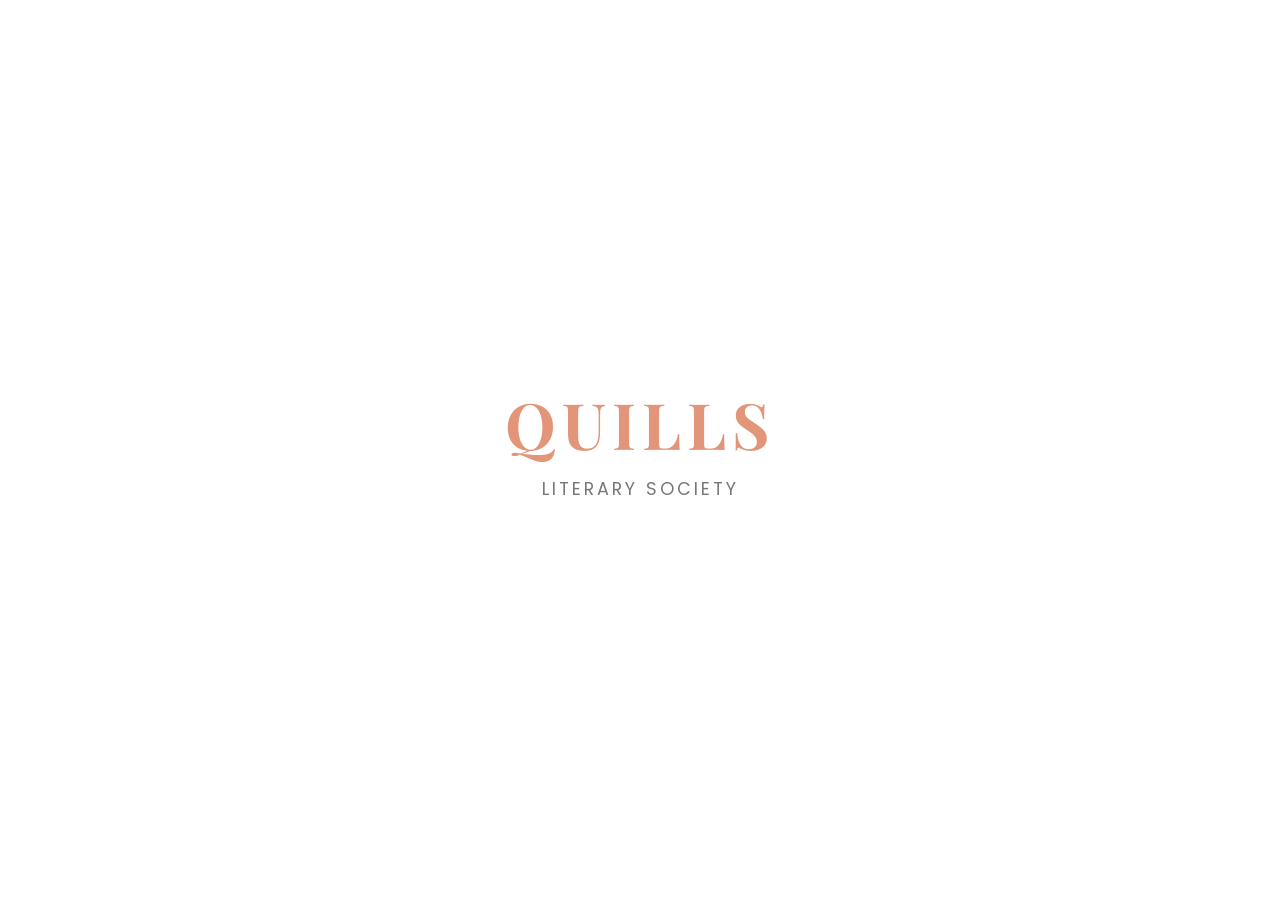
<file: index.html>
<!DOCTYPE html>
<html lang="en">
<head>
    <meta charset="UTF-8">
    <meta name="viewport" content="width=device-width, initial-scale=1.0">
    <title>Quills Literary Society | Quantum University</title>
    <link href="https://fonts.googleapis.com/css2?family=Playfair+Display:ital,wght@0,400;0,700;1,400&family=Poppins:wght@300;400;500;600&display=swap" rel="stylesheet">
    <style>
        :root {
            --soft-peach: #FAD6C3;
            --light-peach: #FFE5D9;
            --white: #FFFFFF;
            --dark-text: #333333;
            --accent: #E29578;
            --nav-bg: #FFFFFF;
            --font-heading: 'Playfair Display', serif;
            --font-body: 'Poppins', sans-serif;
        }

        html {
            height: 100%;
        }

        body {
            margin: 0;
            padding: 0;
            font-family: var(--font-body);
            color: var(--dark-text);
            background-color: var(--white);
            display: flex;
            flex-direction: column;
            height: 100vh;
            height: 100dvh; 
            overflow: hidden;
        }

        /* --- SPLASH SCREEN ANIMATION --- */
        #splash-screen {
            position: fixed;
            top: 0;
            left: 0;
            width: 100%;
            height: 100%;
            background-color: var(--white);
            z-index: 9999;
            display: flex;
            flex-direction: column;
            justify-content: center;
            align-items: center;
            transition: opacity 0.8s ease, visibility 0.8s ease;
        }

        .splash-logo {
            font-family: var(--font-heading);
            font-size: 4rem;
            color: var(--accent);
            letter-spacing: 6px;
            margin: 0;
            opacity: 0;
            transform: translateY(20px);
            animation: fadeUpSplash 0.8s ease forwards 0.2s;
        }

        .splash-sub {
            font-family: var(--font-body);
            font-size: 1.1rem;
            color: #777;
            letter-spacing: 3px;
            margin-top: 10px;
            text-transform: uppercase;
            opacity: 0;
            transform: translateY(20px);
            animation: fadeUpSplash 0.8s ease forwards 0.5s;
        }

        @keyframes fadeUpSplash {
            to { opacity: 1; transform: translateY(0); }
        }

        /* --- NAVIGATION BAR --- */
        nav {
            display: flex;
            justify-content: space-between;
            align-items: center;
            padding: 1rem 5%;
            background-color: var(--nav-bg);
            box-shadow: 0 4px 15px rgba(0,0,0,0.05);
            position: relative;
            z-index: 3000; /* Higher than footer and links */
            flex-shrink: 0;
        }

        .logo {
            font-family: var(--font-heading);
            font-size: 2rem;
            font-weight: 700;
            color: var(--accent);
            text-decoration: none;
            letter-spacing: 2px;
        }

        .nav-right {
            display: flex;
            align-items: center;
        }

        .theme-toggle {
            cursor: pointer;
            font-size: 1.5rem;
            margin-right: 20px;
            user-select: none;
            transition: transform 0.3s ease;
        }
        
        .theme-toggle:hover { transform: scale(1.1); }

        .nav-links {
            display: flex;
            align-items: center;
            gap: 1.5rem;
        }

        .nav-links a {
            text-decoration: none;
            color: var(--dark-text);
            font-weight: 500;
            font-size: 1rem;
            transition: color 0.3s ease;
        }

        .nav-links a:hover { color: var(--accent); }

        .nav-btn {
            background-color: var(--accent);
            color: var(--white) !important;
            padding: 8px 20px;
            border-radius: 25px;
            transition: all 0.3s ease;
        }

        .nav-btn:hover {
            background-color: #d17b5c;
            transform: translateY(-2px);
            box-shadow: 0 4px 10px rgba(226, 149, 120, 0.3);
        }

        .hamburger {
            display: none;
            font-size: 2rem;
            cursor: pointer;
            color: var(--dark-text);
            user-select: none;
            margin-left: 10px;
        }

        /* --- MOBILE MENU --- */
        @media (max-width: 1100px) {
            .hamburger { display: block; }
            
            .nav-links {
                display: none;
                position: absolute;
                top: 100%;
                left: 0;
                width: 100%;
                background-color: var(--nav-bg);
                flex-direction: column;
                align-items: center;
                /* Increased bottom padding significantly for registration button visibility */
                padding: 1.5rem 0 8rem 0; 
                box-shadow: 0 10px 20px rgba(0,0,0,0.1);
                border-top: 1px solid var(--light-peach);
                z-index: 2000;
                
                box-sizing: border-box; 
                max-height: calc(100dvh - 70px);
                overflow-y: auto;
                -webkit-overflow-scrolling: touch;
            }

            .nav-links.show { display: flex; }

            .nav-links a {
                margin: 12px 0;
                font-size: 1.1rem;
                padding: 10px;
                width: 100%;
                text-align: center;
            }
        }

        /* --- IFRAME CONTAINER --- */
        .content-container {
            flex-grow: 1;
            width: 100%;
            border: none;
            background-color: var(--white);
            -webkit-overflow-scrolling: touch; 
            overflow-y: auto; 
            height: 10px; 
        }

        iframe {
            width: 100%;
            height: 100%;
            border: none;
            display: block;
        }

        /* --- ANIMATED FOOTER --- */
        .site-footer {
            background-color: var(--nav-bg);
            padding: 0.8rem 5%;
            display: flex;
            justify-content: space-between;
            align-items: center;
            box-shadow: 0 -4px 15px rgba(0,0,0,0.03);
            font-size: 0.85rem;
            z-index: 1000;
            flex-shrink: 0; 
            
            opacity: 0;
            transform: translateY(100%);
            animation: slideUpFooter 0.8s cubic-bezier(0.16, 1, 0.3, 1) 2.2s forwards; 
        }

        @keyframes slideUpFooter {
            0% { opacity: 0; transform: translateY(100%); }
            100% { opacity: 1; transform: translateY(0); }
        }

        .footer-left { color: #777; }

        .footer-center {
            display: flex;
            gap: 1.5rem;
        }

        .social-link {
            color: var(--dark-text);
            transition: color 0.3s ease, transform 0.3s ease;
            display: flex;
            align-items: center;
            justify-content: center;
        }

        .social-link:hover {
            color: var(--accent);
            transform: translateY(-2px);
        }

        .footer-right a {
            text-decoration: none;
            color: var(--dark-text);
            font-weight: 600;
            background-color: var(--light-peach);
            padding: 5px 15px;
            border-radius: 20px;
            transition: all 0.3s ease;
        }

        .footer-right a:hover {
            background-color: var(--accent);
            color: var(--white);
        }

        @media (max-width: 768px) {
            .splash-logo { font-size: 3rem; }
            .splash-sub { font-size: 0.9rem; }
            .site-footer {
                flex-direction: column;
                gap: 12px;
                text-align: center;
                padding: 1.2rem 5%;
            }
            .footer-center { order: -1; }
        }

        /* --- MIDNIGHT READING MODE --- */
        body.dark-mode {
            --white: #121212;
            --nav-bg: #1A1A1A;
            --soft-peach: #2A2A2A;
            --dark-text: #EAEAEA;
            --light-peach: #333333;
        }

        body.dark-mode #splash-screen { background-color: var(--white); } 
        body.dark-mode .splash-sub { color: #AAA; }
        body.dark-mode .footer-left { color: #999; }
        body.dark-mode .footer-right a { background-color: #333; color: var(--dark-text); }
        body.dark-mode .footer-right a:hover { background-color: var(--accent); color: #121212; }
    </style>
</head>
<body>

    <div id="splash-screen">
        <h1 class="splash-logo">QUILLS</h1>
        <p class="splash-sub">Literary Society</p>
    </div>

    <nav>
        <a href="about.html" target="contentFrame" class="logo">QUILLS</a>
        
        <div class="nav-right">
            <div class="theme-toggle" onclick="toggleTheme()" id="theme-icon">🌙</div>
            <div class="hamburger" onclick="toggleMenu()">☰</div>

            <div class="nav-links" id="nav-menu">
                <a href="team.html" target="contentFrame">Team</a>
                <a href="events.html" target="contentFrame">Events</a>
                <a href="journal.html" target="contentFrame">Journal</a>
                <a href="about.html" target="contentFrame">About</a>
                <a href="vision.html" target="contentFrame">Vision</a>
                <a href="attendance.html" target="contentFrame">Attendance</a>
                <a href="muse.html" target="contentFrame">AI Muse</a>
                <a href="lounge.html" target="contentFrame">Lounge</a>
                <a href="comingsoon.html" target="contentFrame" class="nav-btn">Register</a>
            </div>
        </div>
    </nav>

    <div class="content-container">
        <iframe name="contentFrame" src="about.html" title="Quills Content"></iframe>
    </div>

    <footer class="site-footer">
        <div class="footer-left">
            &copy; 2026 Quills Literary Society. All rights reserved.
        </div>
        
        <div class="footer-center">
            <a href="mailto:qsociety690@gmail.com" class="social-link" title="Email Us">
                <svg width="22" height="22" viewBox="0 0 24 24" fill="none" stroke="currentColor" stroke-width="2" stroke-linecap="round" stroke-linejoin="round">
                    <path d="M4 4h16c1.1 0 2 .9 2 2v12c0 1.1-.9 2-2 2H4c-1.1 0-2-.9-2-2V6c0-1.1.9-2 2-2z"></path>
                    <polyline points="22,6 12,13 2,6"></polyline>
                </svg>
            </a>
            <a href="https://www.instagram.com/quills_literary_society?igsh=aWlpeGc2aGl1ZHpz" target="_blank" class="social-link" title="Follow us on Instagram">
                <svg width="22" height="22" viewBox="0 0 24 24" fill="none" stroke="currentColor" stroke-width="2" stroke-linecap="round" stroke-linejoin="round">
                    <rect x="2" y="2" width="20" height="20" rx="5" ry="5"></rect>
                    <path d="M16 11.37A4 4 0 1 1 12.63 8 4 4 0 0 1 16 11.37z"></path>
                    <line x1="17.5" y1="6.5" x2="17.51" y2="6.5"></line>
                </svg>
            </a>
        </div>

        <div class="footer-right">
            <a href="admin.html" target="contentFrame">Admin Login ⚙️</a>
        </div>
    </footer>

    <script>
        // --- SPLASH SCREEN LOGIC ---
        window.addEventListener('load', () => {
            setTimeout(() => {
                const splash = document.getElementById('splash-screen');
                if (splash) {
                    splash.style.opacity = '0';
                    splash.style.visibility = 'hidden';
                }
            }, 1800);
        });

        // --- MENU & THEME LOGIC ---
        function toggleMenu() {
            const nav = document.getElementById('nav-menu');
            nav.classList.toggle('show');
        }

        const navLinks = document.querySelectorAll('#nav-menu a');
        navLinks.forEach(link => {
            link.addEventListener('click', () => {
                document.getElementById('nav-menu').classList.remove('show');
            });
        });

        function toggleTheme() {
            const body = document.body;
            const themeIcon = document.getElementById('theme-icon');
            
            body.classList.toggle('dark-mode');
            
            if (body.classList.contains('dark-mode')) {
                themeIcon.innerText = "☀️";
                localStorage.setItem('quills_theme', 'dark');
                const iframe = document.querySelector('iframe').contentWindow;
                if(iframe && iframe.document.body) {
                    iframe.document.body.classList.add('dark-mode');
                }
            } else {
                themeIcon.innerText = "🌙";
                localStorage.setItem('quills_theme', 'light');
                const iframe = document.querySelector('iframe').contentWindow;
                if(iframe && iframe.document.body) {
                    iframe.document.body.classList.remove('dark-mode');
                }
            }
        }

        // Apply saved theme immediately
        const savedTheme = localStorage.getItem('quills_theme');
        if (savedTheme === 'dark') {
            document.body.classList.add('dark-mode');
            document.getElementById('theme-icon').innerText = "☀️";
        }
        
        const iframe = document.querySelector('iframe');
        iframe.onload = () => {
            if (document.body.classList.contains('dark-mode')) {
                iframe.contentWindow.document.body.classList.add('dark-mode');
            }
        };
    </script>
</body>
</html>
</file>
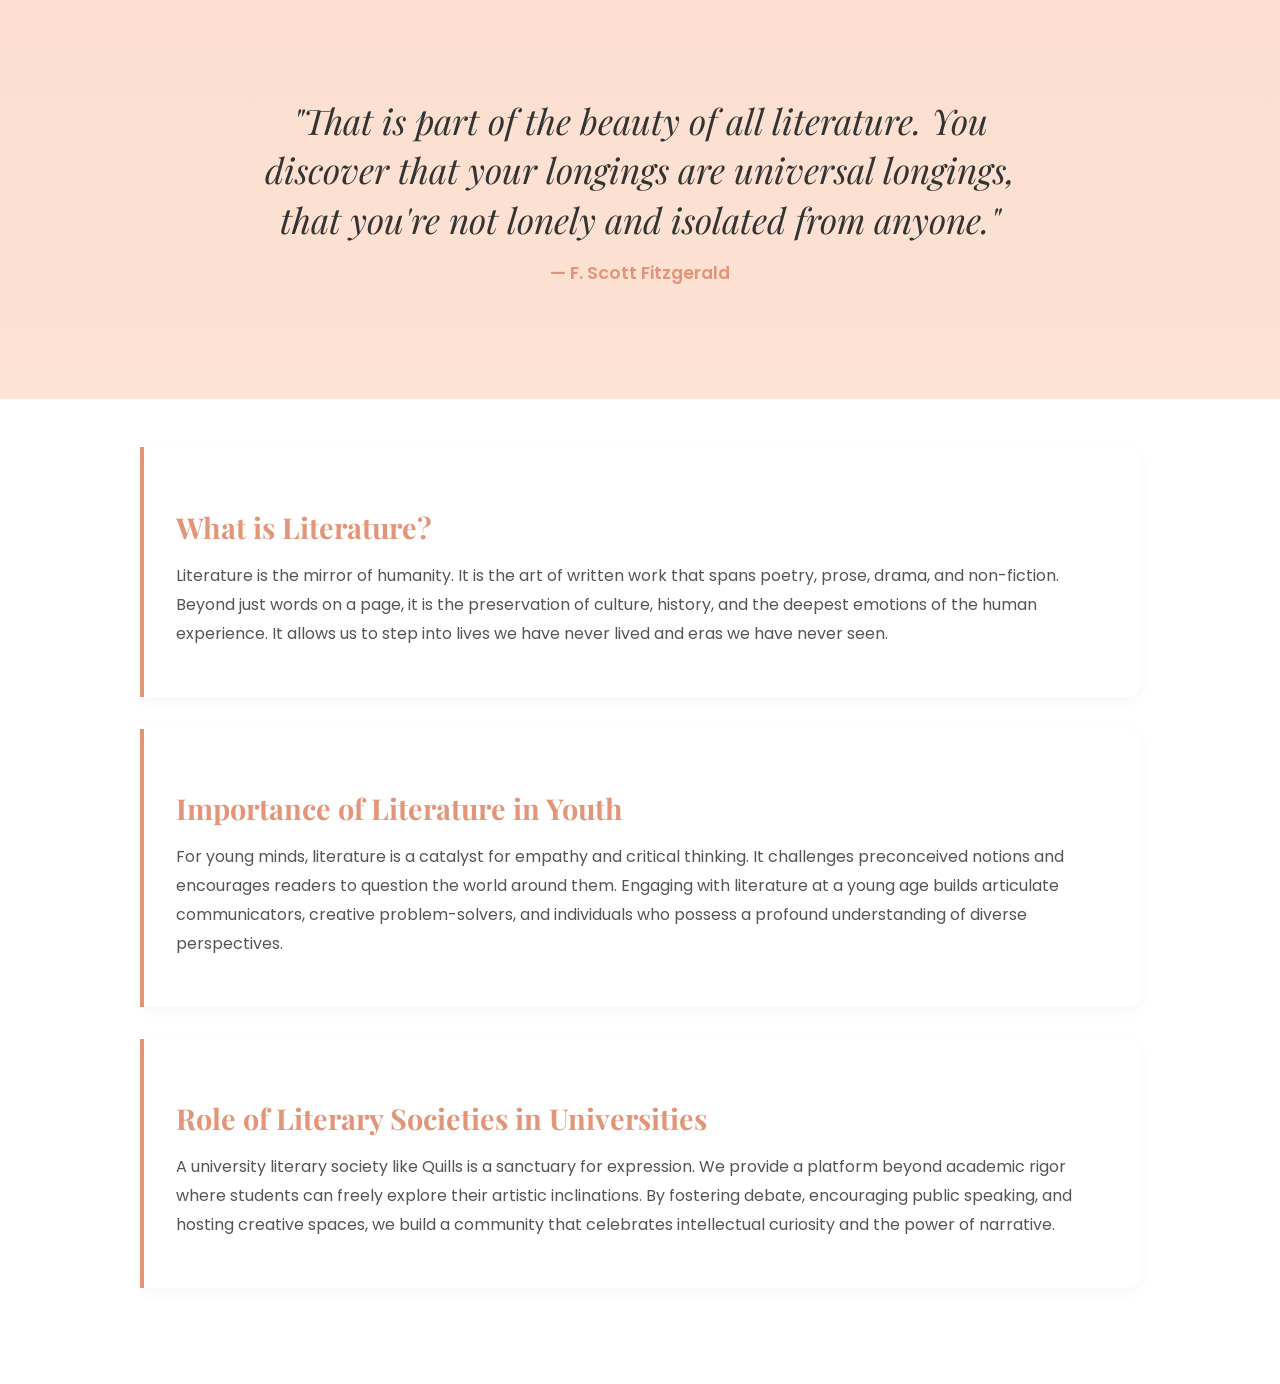
<file: about.html>
<!DOCTYPE html>
<html lang="en">
<head>
    <meta charset="UTF-8">
    <meta name="viewport" content="width=device-width, initial-scale=1.0">
    <title>About Literature</title>
    <link href="https://fonts.googleapis.com/css2?family=Playfair+Display:ital,wght@0,400;0,700;1,400&family=Poppins:wght@300;400;500;600&display=swap" rel="stylesheet">
    <style>
        :root {
            --soft-peach: #FAD6C3;
            --light-peach: #FFE5D9;
            --white: #FFFFFF;
            --dark-text: #333333;
            --accent: #E29578;
            --font-heading: 'Playfair Display', serif;
            --font-body: 'Poppins', sans-serif;
        }

        body {
            font-family: var(--font-body);
            color: var(--dark-text);
            background-color: var(--white);
            margin: 0;
            padding: 0;
            animation: fadeIn 0.8s ease-in-out;
        }

        .parallax-quote {
            background-image: linear-gradient(rgba(250, 214, 195, 0.8), rgba(255, 229, 217, 0.9)), url('https://images.unsplash.com/photo-1455390582262-044cdead27d8?auto=format&fit=crop&w=1200&q=80');
            background-attachment: fixed;
            background-position: center;
            background-repeat: no-repeat;
            background-size: cover;
            padding: 6rem 5%;
            text-align: center;
            margin-bottom: 3rem;
        }

        .quote-text {
            font-family: var(--font-heading);
            font-size: 2.2rem;
            font-style: italic;
            color: var(--dark-text);
            max-width: 800px;
            margin: 0 auto;
            line-height: 1.4;
        }

        .quote-author {
            margin-top: 1rem;
            font-size: 1.1rem;
            font-weight: 600;
            color: var(--accent);
        }

        .content-container {
            padding: 0 5% 4rem;
            max-width: 1000px;
            margin: 0 auto;
        }

        .info-card {
            background-color: var(--white);
            border-left: 4px solid var(--accent);
            padding: 2rem;
            margin-bottom: 2rem;
            box-shadow: 0 4px 15px rgba(0,0,0,0.04);
            border-radius: 0 12px 12px 0;
            transition: transform 0.3s ease;
        }

        .info-card:hover {
            transform: translateY(-5px);
            box-shadow: 0 8px 25px rgba(226, 149, 120, 0.1);
        }

        .info-card h3 {
            font-family: var(--font-heading);
            font-size: 1.8rem;
            color: var(--accent);
            margin-bottom: 1rem;
        }

        .info-card p {
            font-size: 1rem;
            line-height: 1.8;
            color: #555;
        }

        @keyframes fadeIn {
            from { opacity: 0; }
            to { opacity: 1; }
        }
    
        @media (max-width: 768px) {
            body { padding: 1.5rem 5%; }
            .section-title { font-size: 2rem; margin-bottom: 2rem; }
            .parallax-quote { padding: 4rem 5%; }
            .quote-text { font-size: 1.4rem; }
            .info-card { padding: 1.5rem; border-radius: 0 8px 8px 0; }
            .info-card h3 { font-size: 1.5rem; }
            .stats-container { flex-direction: column; gap: 2rem; } 
        }
    </style>
</head>
<body>

    <div class="parallax-quote">
        <p class="quote-text">"That is part of the beauty of all literature. You discover that your longings are universal longings, that you're not lonely and isolated from anyone."</p>
        <p class="quote-author">— F. Scott Fitzgerald</p>
    </div>

    <div class="content-container">
        <div class="info-card">
            <h3>What is Literature?</h3>
            <p>Literature is the mirror of humanity. It is the art of written work that spans poetry, prose, drama, and non-fiction. Beyond just words on a page, it is the preservation of culture, history, and the deepest emotions of the human experience. It allows us to step into lives we have never lived and eras we have never seen.</p>
        </div>

        <div class="info-card">
            <h3>Importance of Literature in Youth</h3>
            <p>For young minds, literature is a catalyst for empathy and critical thinking. It challenges preconceived notions and encourages readers to question the world around them. Engaging with literature at a young age builds articulate communicators, creative problem-solvers, and individuals who possess a profound understanding of diverse perspectives.</p>
        </div>

        <div class="info-card">
            <h3>Role of Literary Societies in Universities</h3>
            <p>A university literary society like Quills is a sanctuary for expression. We provide a platform beyond academic rigor where students can freely explore their artistic inclinations. By fostering debate, encouraging public speaking, and hosting creative spaces, we build a community that celebrates intellectual curiosity and the power of narrative.</p>
        </div>
    </div>

</body>
</html>
</file>
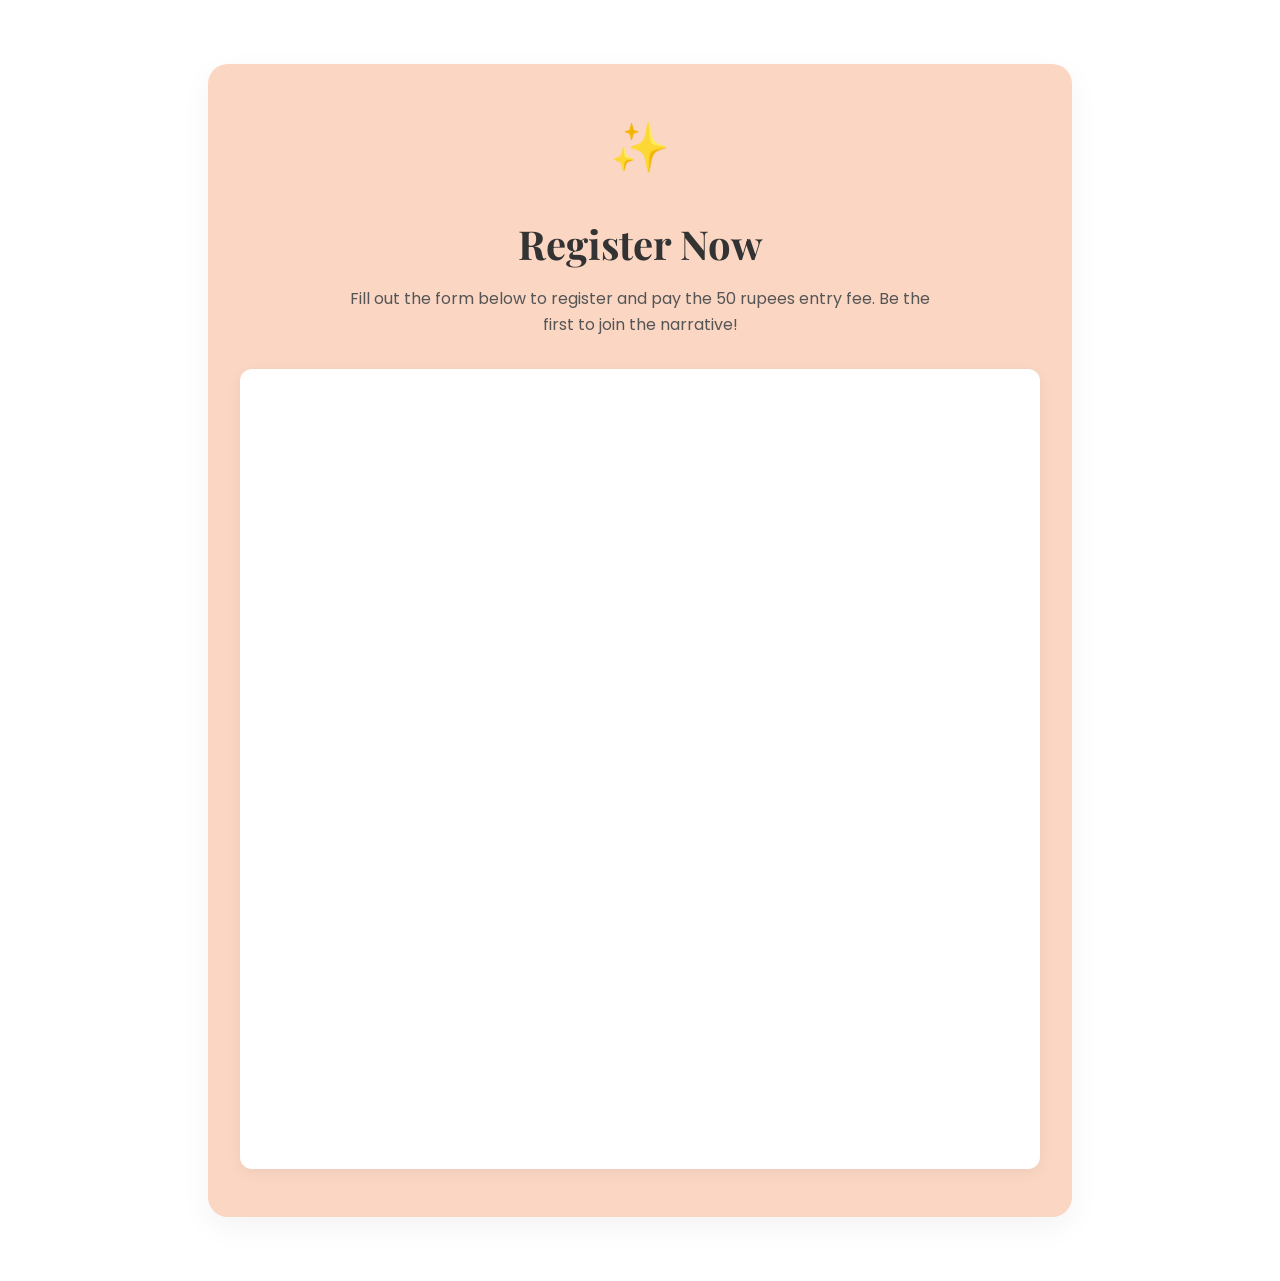
<file: comingsoon.html>
<!DOCTYPE html>
<html lang="en">
<head>
    <meta charset="UTF-8">
    <meta name="viewport" content="width=device-width, initial-scale=1.0">
    <title>Registration | Quills</title>
    <link href="https://fonts.googleapis.com/css2?family=Playfair+Display:ital,wght@0,400;0,700;1,400&family=Poppins:wght@300;400;500;600&display=swap" rel="stylesheet">
    <style>
        :root {
            --soft-peach: #FAD6C3;
            --white: #FFFFFF;
            --dark-text: #333333;
            --accent: #E29578;
            --font-heading: 'Playfair Display', serif;
            --font-body: 'Poppins', sans-serif;
        }

        body {
            font-family: var(--font-body);
            color: var(--dark-text);
            background-color: var(--white);
            display: flex;
            align-items: center;
            justify-content: center;
            text-align: center;
            animation: fadeIn 0.8s ease-in-out;
            margin: 0;
            padding: 4rem 5%;
            min-height: 100vh;
        }

        .registration-container {
            width: 100%;
            max-width: 800px;
            background-color: var(--soft-peach);
            padding: 3rem 2rem;
            border-radius: 20px;
            box-shadow: 0 10px 30px rgba(0,0,0,0.05);
        }

        .icon {
            font-size: 3rem;
            margin-bottom: 1rem;
        }

        h2 {
            font-family: var(--font-heading);
            font-size: 2.5rem;
            margin-bottom: 1rem;
            color: var(--dark-text);
        }

        p {
            font-size: 1rem;
            color: #555;
            margin-bottom: 2rem;
            line-height: 1.6;
            max-width: 600px;
            margin-left: auto;
            margin-right: auto;
        }

        .form-wrapper {
            width: 100%;
            background: var(--white);
            border-radius: 12px;
            overflow: hidden;
            box-shadow: 0 4px 15px rgba(0,0,0,0.05);
        }

        iframe {
            width: 100%;
            height: 800px; 
            border: none;
            display: block;
        }

        @keyframes fadeIn {
            from { opacity: 0; transform: translateY(20px); }
            to { opacity: 1; transform: translateY(0); }
        }

        @media (max-width: 768px) {
            body { padding: 2rem 1rem; }
            .registration-container { padding: 2rem 1.5rem; }
            h2 { font-size: 2rem; }
            iframe { height: 1100px; } 
        }

        body.dark-mode {
            --white: #121212;         
            --soft-peach: #2A2A2A;    
            --dark-text: #EAEAEA;     
            --accent: #E29578;        
        }

        body.dark-mode .form-wrapper {
            background: #1E1E1E; 
        }
        
        body.dark-mode p {
            color: #AAA;
        }
    </style>
</head>
<body>

    <div class="registration-container">
        <div class="icon">✨</div>
        <h2>Register Now</h2>
        <p>Fill out the form below to register and pay the 50 rupees entry fee. Be the first to join the narrative!</p>
        
        <div class="form-wrapper">
            <iframe src="https://docs.google.com/forms/d/e/1FAIpQLSe3xgcXObd4rnYmuI7EQKGhdN4eLXDAiZ1N9YzoTvMUB31v9w/viewform?embedded=true" width="640" height="1688" frameborder="0" marginheight="0" marginwidth="0">Loading…</iframe>
        </div>
    </div>

</body>
</html>
</file>
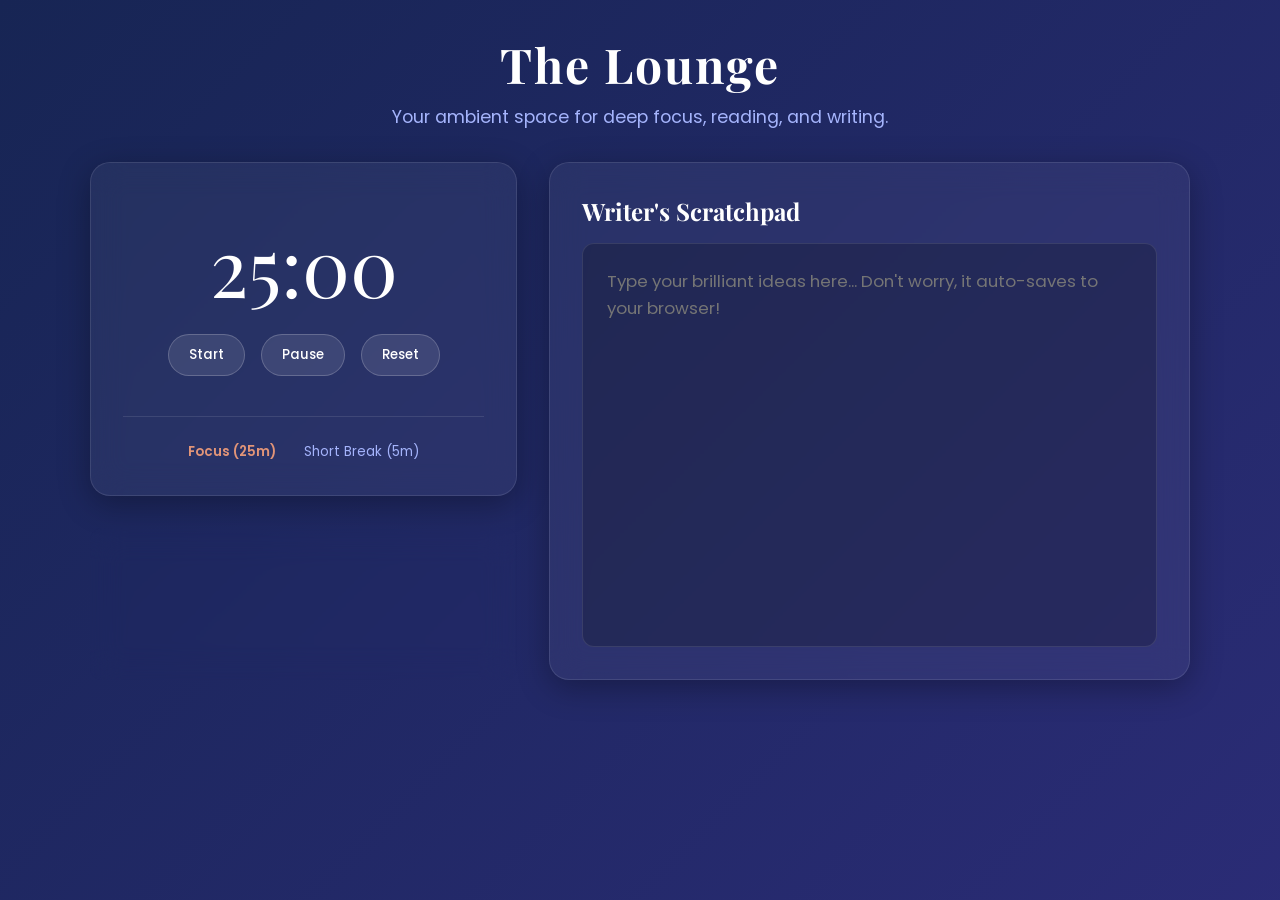
<file: lounge.html>
<!DOCTYPE html>
<html lang="en">
<head>
    <meta charset="UTF-8">
    <meta name="viewport" content="width=device-width, initial-scale=1.0">
    <title>Ambient Reading Room | Quills</title>
    <link href="https://fonts.googleapis.com/css2?family=Playfair+Display:ital,wght@0,400;0,700;1,400&family=Poppins:wght@300;400;500;600&display=swap" rel="stylesheet">
    <style>
        :root {
            --accent: #E29578;
            --font-heading: 'Playfair Display', serif;
            --font-body: 'Poppins', sans-serif;
        }

        body {
            margin: 0;
            font-family: var(--font-body);
            color: #EAEAEA;
            background: linear-gradient(-45deg, #0f172a, #1e1b4b, #312e81, #172554);
            background-size: 400% 400%;
            animation: ambientDrift 20s ease infinite;
            min-height: 100vh;
            display: flex;
            flex-direction: column;
            align-items: center;
            padding: 2rem 5%;
            box-sizing: border-box;
            overflow-x: hidden;
        }

        @keyframes ambientDrift {
            0% { background-position: 0% 50%; }
            50% { background-position: 100% 50%; }
            100% { background-position: 0% 50%; }
        }

        .header {
            text-align: center;
            margin-bottom: 2rem;
            animation: fadeIn 1s ease-in-out;
        }

        .header h2 {
            font-family: var(--font-heading);
            font-size: 3rem;
            margin: 0 0 0.5rem 0;
            color: #FFFFFF;
            letter-spacing: 2px;
        }

        .header p {
            color: #A5B4FC;
            font-size: 1.1rem;
            margin: 0;
        }

        .room-grid {
            display: grid;
            grid-template-columns: 1fr 1.5fr;
            gap: 2rem;
            width: 100%;
            max-width: 1100px;
            animation: slideUp 1s ease-in-out forwards;
            opacity: 0;
        }

        .glass-panel {
            background: rgba(255, 255, 255, 0.05);
            backdrop-filter: blur(16px);
            -webkit-backdrop-filter: blur(16px);
            border: 1px solid rgba(255, 255, 255, 0.1);
            border-radius: 20px;
            padding: 2rem;
            box-shadow: 0 8px 32px 0 rgba(0, 0, 0, 0.3);
            display: flex;
            flex-direction: column;
        }

        .timer-display {
            font-family: var(--font-heading);
            font-size: 5rem;
            text-align: center;
            margin: 1rem 0;
            font-variant-numeric: tabular-nums;
            color: #FFFFFF;
        }

        .timer-controls {
            display: flex;
            justify-content: center;
            gap: 1rem;
            margin-bottom: 1.5rem;
        }

        .btn {
            background: rgba(255, 255, 255, 0.1);
            color: white;
            border: 1px solid rgba(255, 255, 255, 0.2);
            padding: 10px 20px;
            border-radius: 30px;
            font-family: var(--font-body);
            font-weight: 500;
            cursor: pointer;
            transition: all 0.3s ease;
        }

        .btn:hover {
            background: var(--accent);
            border-color: var(--accent);
            transform: translateY(-2px);
        }

        .timer-modes {
            display: flex;
            justify-content: center;
            gap: 1rem;
            margin-top: 1rem;
            border-top: 1px solid rgba(255, 255, 255, 0.1);
            padding-top: 1.5rem;
        }

        .mode-btn {
            background: none;
            border: none;
            color: #A5B4FC;
            cursor: pointer;
            font-family: var(--font-body);
            transition: color 0.3s ease;
        }
        
        .mode-btn.active {
            color: var(--accent);
            font-weight: 600;
        }

        .scratchpad-header {
            display: flex;
            justify-content: space-between;
            align-items: center;
            margin-bottom: 1rem;
        }

        .scratchpad-header h3 {
            font-family: var(--font-heading);
            font-size: 1.5rem;
            margin: 0;
            color: #FFFFFF;
        }

        .save-status {
            font-size: 0.8rem;
            color: #10B981;
            opacity: 0;
            transition: opacity 0.3s ease;
        }

        textarea {
            flex: 1;
            background: rgba(0, 0, 0, 0.2);
            border: 1px solid rgba(255, 255, 255, 0.1);
            border-radius: 12px;
            padding: 1.5rem;
            color: #EAEAEA;
            font-family: var(--font-body);
            font-size: 1.05rem;
            line-height: 1.6;
            resize: none;
            outline: none;
            min-height: 300px;
            transition: border-color 0.3s ease;
        }

        textarea:focus {
            border-color: var(--accent);
        }

        .spotify-container {
            margin-top: 2rem;
            border-radius: 12px;
            overflow: hidden;
        }

        @keyframes slideUp {
            from { opacity: 0; transform: translateY(30px); }
            to { opacity: 1; transform: translateY(0); }
        }
        @keyframes fadeIn {
            from { opacity: 0; }
            to { opacity: 1; }
        }

        @media (max-width: 900px) {
            .room-grid { grid-template-columns: 1fr; }
        }

        @media (max-width: 768px) {
            body { padding: 1rem; }
            .header h2 { font-size: 2.2rem; }
            .timer-display { font-size: 3.5rem; margin: 0.5rem 0;}
            .glass-panel { padding: 1.5rem; }
            .timer-controls { flex-wrap: wrap; }
            .timer-modes { flex-direction: column; align-items: center; gap: 0.8rem;}
            textarea { min-height: 200px; padding: 1rem; }
            .scratchpad-header { flex-direction: column; gap: 10px; align-items: flex-start; }
        }
    </style>
</head>
<body>

    <div class="header">
        <h2>The Lounge</h2>
        <p>Your ambient space for deep focus, reading, and writing.</p>
    </div>

    <div class="room-grid">
        <div class="left-col">
            <div class="glass-panel">
                <div class="timer-display" id="time-display">25:00</div>
                
                <div class="timer-controls">
                    <button class="btn" id="start-btn" onclick="startTimer()">Start</button>
                    <button class="btn" id="pause-btn" onclick="pauseTimer()">Pause</button>
                    <button class="btn" onclick="resetTimer()">Reset</button>
                </div>

                <div class="timer-modes">
                    <button class="mode-btn active" id="mode-focus" onclick="setMode('focus')">Focus (25m)</button>
                    <button class="mode-btn" id="mode-break" onclick="setMode('break')">Short Break (5m)</button>
                </div>
            </div>

            <div class="glass-panel spotify-container" style="padding: 0; background: transparent; border: none; box-shadow: none;">
                <iframe data-testid="embed-iframe" style="border-radius:12px" src="https://open.spotify.com/embed/playlist/189Sow1xr7R94oSKs4kISc?utm_source=generator" width="100%" height="152" frameBorder="0" allowfullscreen="" allow="autoplay; clipboard-write; encrypted-media; fullscreen; picture-in-picture" loading="lazy"></iframe>
            </div>
        </div>

        <div class="glass-panel">
            <div class="scratchpad-header">
                <h3>Writer's Scratchpad</h3>
                <span class="save-status" id="save-status">Saved locally ✓</span>
            </div>
            <textarea id="scratchpad" placeholder="Type your brilliant ideas here... Don't worry, it auto-saves to your browser!"></textarea>
        </div>
    </div>

    <script>
        let timeLeft = 25 * 60; 
        let timerId = null;
        let isRunning = false;
        let currentMode = 'focus';

        const display = document.getElementById('time-display');
        const startBtn = document.getElementById('start-btn');
        const pauseBtn = document.getElementById('pause-btn');

        function updateDisplay() {
            const minutes = Math.floor(timeLeft / 60);
            const seconds = timeLeft % 60;
            display.textContent = `${minutes.toString().padStart(2, '0')}:${seconds.toString().padStart(2, '0')}`;
            document.title = `${display.textContent} | The Lounge`;
        }

        function startTimer() {
            if (isRunning) return;
            isRunning = true;
            timerId = setInterval(() => {
                timeLeft--;
                updateDisplay();
                if (timeLeft <= 0) {
                    clearInterval(timerId);
                    isRunning = false;
                    alert(currentMode === 'focus' ? "Focus session complete! Take a break." : "Break is over! Time to write.");
                }
            }, 1000);
        }

        function pauseTimer() {
            clearInterval(timerId);
            isRunning = false;
        }

        function resetTimer() {
            pauseTimer();
            timeLeft = currentMode === 'focus' ? 25 * 60 : 5 * 60;
            updateDisplay();
        }

        function setMode(mode) {
            currentMode = mode;
            document.getElementById('mode-focus').classList.remove('active');
            document.getElementById('mode-break').classList.remove('active');
            document.getElementById(`mode-${mode}`).classList.add('active');
            resetTimer();
        }

        const scratchpad = document.getElementById('scratchpad');
        const saveStatus = document.getElementById('save-status');
        let typingTimer;

        window.addEventListener('load', () => {
            const savedText = localStorage.getItem('quills_scratchpad');
            if (savedText) {
                scratchpad.value = savedText;
            }
        });

        scratchpad.addEventListener('input', () => {
            saveStatus.style.opacity = '0';
            clearTimeout(typingTimer);
            
            typingTimer = setTimeout(() => {
                localStorage.setItem('quills_scratchpad', scratchpad.value);
                saveStatus.style.opacity = '1'; 
            }, 800); 
        });

        updateDisplay();
    </script>
</body>
</html>
</file>
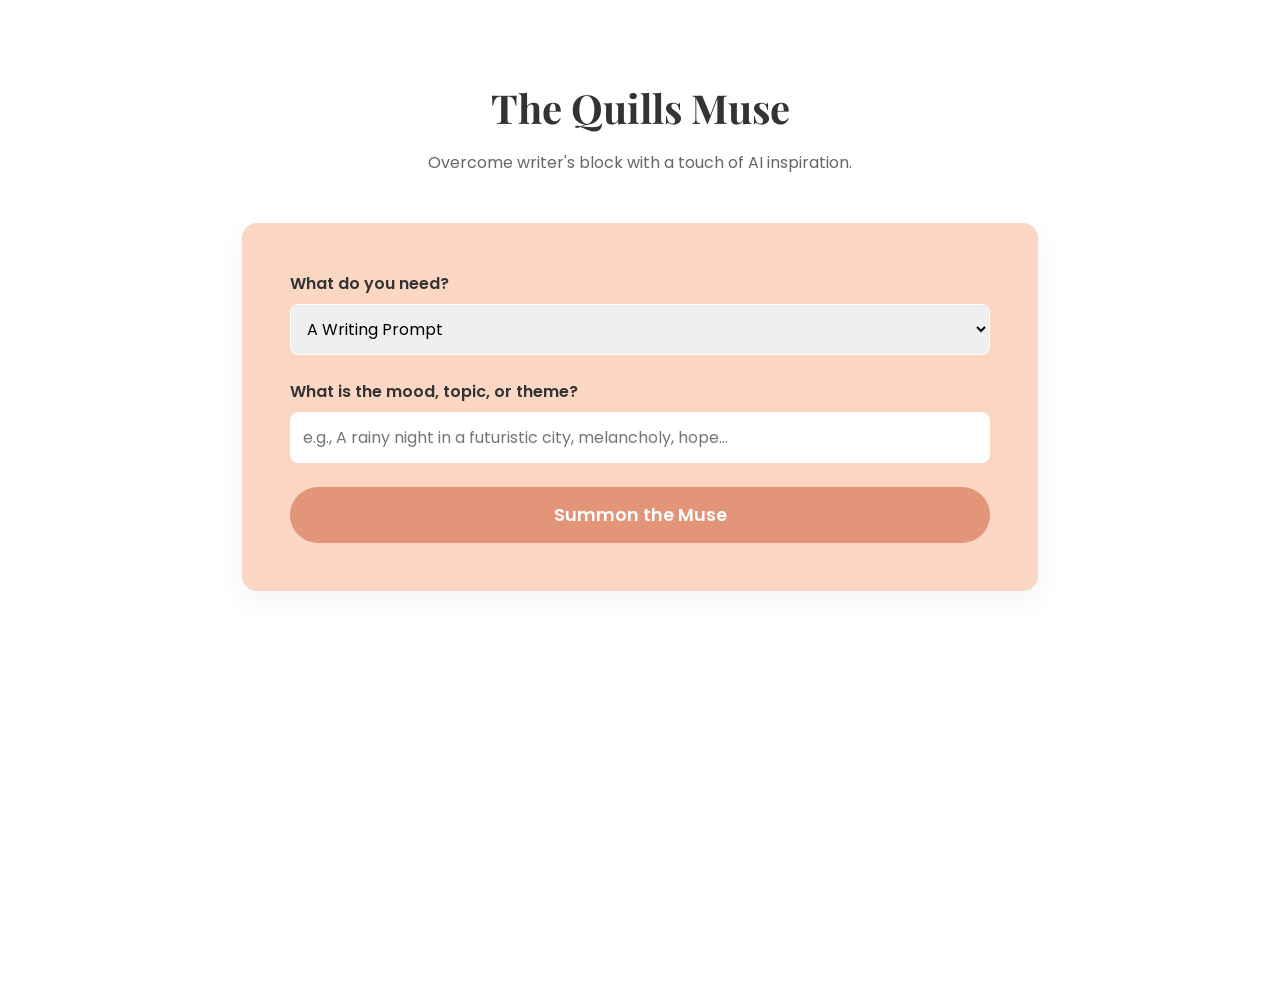
<file: muse.html>
<!DOCTYPE html>
<html lang="en">
<head>
    <meta charset="UTF-8">
    <meta name="viewport" content="width=device-width, initial-scale=1.0">
    <title>The AI Muse | Quills</title>
    <link href="https://fonts.googleapis.com/css2?family=Playfair+Display:ital,wght@0,400;0,700;1,400&family=Poppins:wght@300;400;500;600&display=swap" rel="stylesheet">
    <style>
        :root {
            --soft-peach: #FAD6C3;
            --light-peach: #FFE5D9;
            --white: #FFFFFF;
            --dark-text: #333333;
            --accent: #E29578;
            --font-heading: 'Playfair Display', serif;
            --font-body: 'Poppins', sans-serif;
        }

        body {
            font-family: var(--font-body);
            color: var(--dark-text);
            background-color: var(--white);
            margin: 0;
            padding: 3rem 5%;
            animation: fadeIn 0.8s ease-in-out;
            min-height: 100vh;
        }

        .header-section {
            text-align: center;
            margin-bottom: 3rem;
        }

        .section-title {
            font-family: var(--font-heading);
            font-size: 2.5rem;
            margin-bottom: 0.5rem;
            color: var(--dark-text);
        }

        .muse-container {
            max-width: 700px;
            margin: 0 auto;
            background: var(--soft-peach);
            padding: 3rem;
            border-radius: 15px;
            box-shadow: 0 10px 30px rgba(0,0,0,0.05);
        }

        .input-group {
            margin-bottom: 1.5rem;
        }

        label {
            display: block;
            font-weight: 600;
            margin-bottom: 0.5rem;
        }

        select, input {
            width: 100%;
            padding: 12px;
            border: 1px solid var(--white);
            border-radius: 8px;
            font-family: var(--font-body);
            font-size: 1rem;
            box-sizing: border-box;
            outline: none;
        }

        select:focus, input:focus {
            border-color: var(--accent);
        }

        .generate-btn {
            width: 100%;
            background-color: var(--accent);
            color: var(--white);
            border: none;
            padding: 15px;
            border-radius: 30px;
            font-size: 1.1rem;
            font-weight: 600;
            cursor: pointer;
            transition: all 0.3s ease;
            font-family: var(--font-body);
            display: flex;
            justify-content: center;
            align-items: center;
            gap: 10px;
        }

        .generate-btn:hover {
            background-color: #d17b5c;
            transform: translateY(-2px);
            box-shadow: 0 5px 15px rgba(226, 149, 120, 0.4);
        }

        .output-box {
            margin-top: 2rem;
            background: var(--white);
            padding: 2rem;
            border-radius: 12px;
            min-height: 100px;
            border-left: 4px solid var(--accent);
            display: none; 
        }

        .output-text {
            font-family: var(--font-heading);
            font-size: 1.3rem;
            line-height: 1.8;
            color: var(--dark-text);
            font-style: italic;
        }

        .loader {
            border: 3px solid #f3f3f3;
            border-top: 3px solid var(--white);
            border-radius: 50%;
            width: 20px;
            height: 20px;
            animation: spin 1s linear infinite;
            display: none;
        }

        @keyframes spin { 0% { transform: rotate(0deg); } 100% { transform: rotate(360deg); } }
        @keyframes fadeIn { from { opacity: 0; transform: translateY(15px); } to { opacity: 1; transform: translateY(0); } }

        @media (max-width: 768px) {
            body { padding: 2rem 1rem; }
            .section-title { font-size: 2rem; }
            .muse-container { padding: 1.5rem; }
            .output-box { padding: 1.5rem; }
            .output-text { font-size: 1.1rem; }
        }

        body.dark-mode { --white: #121212; --soft-peach: #1E1E1E; --dark-text: #EAEAEA; }
        body.dark-mode .output-box { background: #2A2A2A; border-color: var(--accent); }
        body.dark-mode input, body.dark-mode select { background: #2A2A2A; color: var(--dark-text); border-color: #444; }
    </style>
</head>
<body>

    <div class="header-section">
        <h2 class="section-title">The Quills Muse</h2>
        <p class="section-subtitle" style="color:#666;">Overcome writer's block with a touch of AI inspiration.</p>
    </div>

    <div class="muse-container">
        <div class="input-group">
            <label>What do you need?</label>
            <select id="request-type">
                <option value="a creative writing prompt">A Writing Prompt</option>
                <option value="a poetic opening sentence">An Opening Sentence</option>
                <option value="a short haiku">A Haiku</option>
                <option value="a 4-line poem">A Short Poem</option>
            </select>
        </div>

        <div class="input-group">
            <label>What is the mood, topic, or theme?</label>
            <input type="text" id="topic-input" placeholder="e.g., A rainy night in a futuristic city, melancholy, hope...">
        </div>

        <button class="generate-btn" id="generate-btn" onclick="generateInspiration()">
            <span id="btn-text">Summon the Muse</span>
            <div class="loader" id="loader"></div>
        </button>

        <div class="output-box" id="output-box">
            <div class="output-text" id="output-text"></div>
        </div>
    </div>

   <script>
        // !!! PASTE YOUR GEMINI API KEY HERE !!!
        const API_KEY = "AIzaSyB5VKBeeL_6s-k8NB70uwPqPmneCrNZgxs"; 

        async function generateInspiration() {
            const requestType = document.getElementById('request-type').value;
            const topic = document.getElementById('topic-input').value.trim();
            const btn = document.getElementById('generate-btn');
            const btnText = document.getElementById('btn-text');
            const loader = document.getElementById('loader');
            const outputBox = document.getElementById('output-box');
            const outputText = document.getElementById('output-text');

            if (!topic) {
                alert("Please provide a topic or mood first!");
                return;
            }

            btn.disabled = true;
            btnText.innerText = "Consulting the Muse...";
            loader.style.display = "block";
            outputBox.style.display = "none";
            outputText.innerHTML = "";

            const prompt = `You are a creative writing assistant for a university literary society. The user wants ${requestType} about: "${topic}". Keep the response highly literary, evocative, and under 60 words. Do not include any conversational filler or introductions, just output the creative text itself.`;

            const cleanKey = API_KEY.trim(); 
            const url = `https://generativelanguage.googleapis.com/v1beta/models/gemini-2.5-flash:generateContent?key=${cleanKey}`;
            
            const payload = {
                contents: [{
                    parts: [{ text: prompt }]
                }]
            };

            try {
                const response = await fetch(url, {
                    method: 'POST',
                    headers: { 'Content-Type': 'application/json' },
                    body: JSON.stringify(payload)
                });

                if (!response.ok) {
                    const errorDetails = await response.json();
                    console.error("Google API Error Details:", errorDetails);
                    throw new Error(`Google responded with status: ${response.status}`);
                }

                const data = await response.json();

                if (data.candidates && data.candidates[0].content.parts[0].text) {
                    const aiResponse = data.candidates[0].content.parts[0].text.trim();
                    
                    outputBox.style.display = "block";
                    typeWriterEffect(aiResponse, outputText);
                } else {
                    throw new Error("Invalid response format from AI.");
                }

            } catch (error) {
                console.error("API Error:", error);
                alert("The Muse is currently resting. Check the Developer Console for the exact error.");
            } finally {
                btn.disabled = false;
                btnText.innerText = "Summon the Muse";
                loader.style.display = "none";
            }
        }

        function typeWriterEffect(text, element) {
            let i = 0;
            element.innerHTML = "";
            function type() {
                if (i < text.length) {
                    if (text.charAt(i) === '\n') {
                        element.innerHTML += '<br>';
                    } else {
                        element.innerHTML += text.charAt(i);
                    }
                    i++;
                    setTimeout(type, 25); 
                }
            }
            type();
        }
    </script>
</body>
</html>
</file>
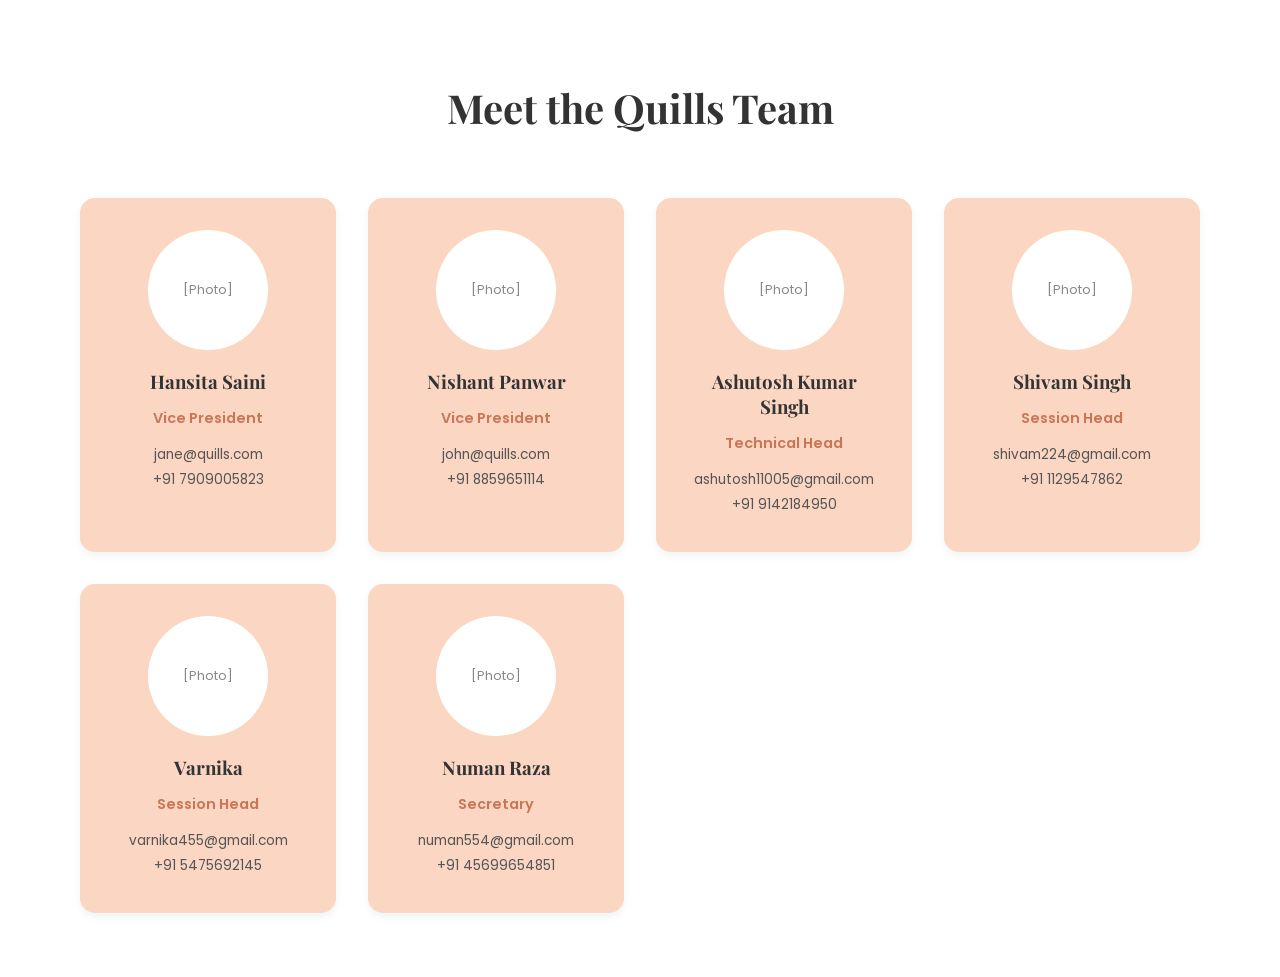
<file: team.html>
<!DOCTYPE html>
<html lang="en">
<head>
    <meta charset="UTF-8">
    <meta name="viewport" content="width=device-width, initial-scale=1.0">
    <title>Our Team</title>
    <link href="https://fonts.googleapis.com/css2?family=Playfair+Display:ital,wght@0,400;0,700;1,400&family=Poppins:wght@300;400;500;600&display=swap" rel="stylesheet">
    <style>
        :root {
            --soft-peach: #FAD6C3;
            --white: #FFFFFF;
            --dark-text: #333333;
            --font-heading: 'Playfair Display', serif;
            --font-body: 'Poppins', sans-serif;
            --light-peach: #FFE5D9;
            --accent: #E29578;
        }
        
        body {
            font-family: var(--font-body);
            color: var(--dark-text);
            padding: 3rem 5%;
            background-color: var(--white);
            animation: fadeIn 0.8s ease-in-out;
            margin: 0;
        }

        .section-title {
            text-align: center;
            font-family: var(--font-heading);
            font-size: 2.5rem;
            margin-bottom: 3rem;
        }

        .team-grid {
            display: grid;
            grid-template-columns: repeat(auto-fit, minmax(250px, 1fr));
            gap: 2rem;
            padding: 1rem;
        }

        .card {
            background-color: var(--soft-peach);
            padding: 2rem;
            border-radius: 15px;
            text-align: center;
            box-shadow: 0 4px 10px rgba(0,0,0,0.05);
            transition: all 0.3s ease;
        }

        .card:hover {
            transform: translateY(-8px);
            box-shadow: 0 10px 20px rgba(0,0,0,0.1);
        }

        .card-img {
            width: 120px;
            height: 120px;
            background-color: var(--white);
            border-radius: 50%;
            margin: 0 auto 1rem;
            display: flex;
            align-items: center;
            justify-content: center;
            font-size: 0.8rem;
            color: #888;
        }

        .card h3 {
            font-family: var(--font-heading);
            margin-bottom: 0.2rem;
        }

        .position {
            font-size: 0.9rem;
            font-weight: 600;
            color: #c97656;
            margin-bottom: 1rem;
        }

        .contact-info {
            font-size: 0.85rem;
            color: #555;
        }
        
        .contact-info p {
            margin: 5px 0;
        }

        @keyframes fadeIn {
            from { opacity: 0; }
            to { opacity: 1; }
        } 

        /* Mobile Responsiveness */
        @media (max-width: 768px) {
            body { padding: 2rem 1rem; }
            .section-title { font-size: 2rem; margin-bottom: 2rem; }
            .team-grid { grid-template-columns: 1fr; gap: 1.5rem; padding: 0; }
            .card { padding: 1.5rem; }
        }

        /* CUSTOM SCROLLBAR & TEXT HIGHLIGHT */
        ::selection {
            background-color: var(--accent);
            color: var(--white);
        }

        ::-webkit-scrollbar { width: 10px; }
        ::-webkit-scrollbar-track { background: var(--light-peach); }
        ::-webkit-scrollbar-thumb { background: var(--accent); border-radius: 10px; }
        ::-webkit-scrollbar-thumb:hover { background: #d17b5c; }

        /* MIDNIGHT READING MODE (DARK MODE) */
        body.dark-mode {
            --white: #121212;         
            --light-peach: #1E1E1E;   
            --soft-peach: #2A2A2A;    
            --dark-text: #EAEAEA;     
            --accent: #E29578;        
        }

        body.dark-mode .card {
            background-color: var(--soft-peach);
            box-shadow: 0 4px 15px rgba(0,0,0,0.4);
        }
        
        body.dark-mode .card-img {
            background-color: #1E1E1E;
        }
        
        body.dark-mode .contact-info {
            color: #AAA;
        }
    </style>
</head>
<body>

    <h2 class="section-title">Meet the Quills Team</h2>

    <div class="team-grid">
        <div class="card">
            <div class="card-img">[Photo]</div>
            <h3>Hansita Saini</h3>
            <p class="position">Vice President</p>
            <div class="contact-info">
                <p>jane@quills.com</p>
                <p>+91 7909005823</p>
            </div>
        </div>

        <div class="card">
            <div class="card-img">[Photo]</div>
            <h3>Nishant Panwar</h3>
            <p class="position">Vice President</p>
            <div class="contact-info">
                <p>john@quills.com</p>
                <p>+91 8859651114</p>
            </div>
        </div>
     
        <div class="card">
            <div class="card-img">[Photo]</div>
            <h3>Ashutosh Kumar Singh</h3>
            <p class="position">Technical Head</p>
            <div class="contact-info">
                <p>ashutosh11005@gmail.com</p>
                <p>+91 9142184950</p>
            </div>
        </div>

        <div class="card">
            <div class="card-img">[Photo]</div>
            <h3>Shivam Singh</h3>
            <p class="position">Session Head</p>
            <div class="contact-info">
                <p>shivam224@gmail.com</p>
                <p>+91 1129547862</p>
            </div>
        </div>
 
        <div class="card">
            <div class="card-img">[Photo]</div>
            <h3>Varnika</h3>
            <p class="position">Session Head</p>
            <div class="contact-info">
                <p>varnika455@gmail.com</p>
                <p>+91 5475692145</p>
            </div>
        </div>

       <div class="card">
            <div class="card-img">[Photo]</div>
            <h3>Numan Raza</h3>
            <p class="position">Secretary</p>
            <div class="contact-info">
                <p>numan554@gmail.com</p>
                <p>+91 45699654851</p>
            </div>
        </div>
    </div> </body>
</html>
</file>
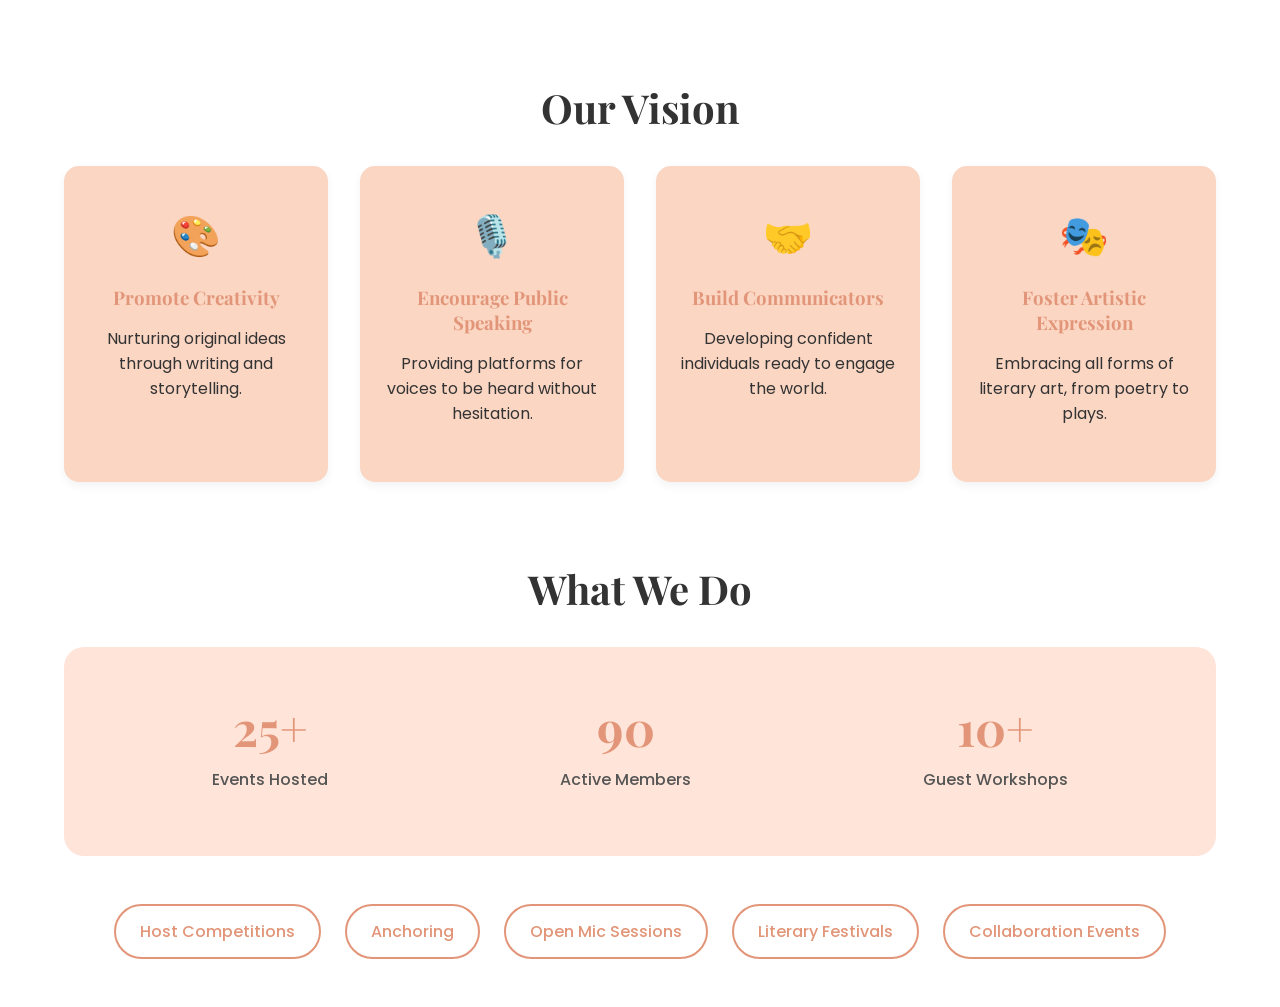
<file: vision.html>
<!DOCTYPE html>
<html lang="en">
<head>
    <meta charset="UTF-8">
    <meta name="viewport" content="width=device-width, initial-scale=1.0">
    <title>Vision & What We Do</title>
    <link href="https://fonts.googleapis.com/css2?family=Playfair+Display:ital,wght@0,400;0,700;1,400&family=Poppins:wght@300;400;500;600&display=swap" rel="stylesheet">
    <style>
        :root {
            --soft-peach: #FAD6C3;
            --light-peach: #FFE5D9;
            --white: #FFFFFF;
            --dark-text: #333333;
            --accent: #E29578;
            --font-heading: 'Playfair Display', serif;
            --font-body: 'Poppins', sans-serif;
        }

        body {
            font-family: var(--font-body);
            color: var(--dark-text);
            padding: 3rem 5%;
            background-color: var(--white);
            margin: 0;
            animation: fadeIn 0.8s ease-in-out;
        }

        .section-title {
            text-align: center;
            font-family: var(--font-heading);
            font-size: 2.5rem;
            margin-bottom: 2rem;
            color: var(--dark-text);
        }

        /* Vision Grid */
        .vision-grid {
            display: grid;
            grid-template-columns: repeat(auto-fit, minmax(220px, 1fr));
            gap: 2rem;
            margin-bottom: 5rem;
        }

        .vision-card {
            background-color: var(--soft-peach);
            padding: 2.5rem 1.5rem;
            border-radius: 15px;
            text-align: center;
            transition: all 0.3s ease;
            box-shadow: 0 4px 10px rgba(0,0,0,0.05);
        }

        .vision-card:hover {
            transform: translateY(-8px);
            background-color: var(--light-peach);
        }

        .icon {
            font-size: 2.5rem;
            margin-bottom: 1rem;
        }

        .vision-card h3 {
            font-family: var(--font-heading);
            color: var(--accent);
            margin-bottom: 0.5rem;
        }

        /* What We Do - Counters & List */
        .stats-container {
            display: flex;
            justify-content: space-around;
            flex-wrap: wrap;
            background-color: var(--light-peach);
            padding: 3rem 2rem;
            border-radius: 20px;
            margin-bottom: 3rem;
            text-align: center;
        }

        .stat-item h4 {
            font-size: 3rem;
            font-family: var(--font-heading);
            color: var(--accent);
            margin: 0;
        }

        .stat-item p {
            font-size: 1rem;
            font-weight: 500;
            color: #555;
            margin-top: 0.5rem;
        }

        .activities-list {
            display: flex;
            flex-wrap: wrap;
            gap: 1.5rem;
            justify-content: center;
        }

        .activity-pill {
            background-color: var(--white);
            border: 2px solid var(--accent);
            color: var(--accent);
            padding: 0.8rem 1.5rem;
            border-radius: 30px;
            font-weight: 500;
            font-size: 1rem;
            transition: all 0.3s ease;
            cursor: default;
        }

        .activity-pill:hover {
            background-color: var(--accent);
            color: var(--white);
            transform: scale(1.05);
            box-shadow: 0 4px 15px rgba(226, 149, 120, 0.3);
        }

        @keyframes fadeIn {
            from { opacity: 0; transform: translateY(15px); }
            to { opacity: 1; transform: translateY(0); }
        }

        /* Mobile Responsiveness */
        @media (max-width: 768px) {
            body { padding: 2rem 1rem; }
            .section-title { font-size: 2rem; margin-bottom: 1.5rem; }
            .vision-grid { grid-template-columns: 1fr; gap: 1.5rem; margin-bottom: 3rem; }
            .vision-card { padding: 2rem 1.5rem; }
            .stats-container { flex-direction: column; gap: 2rem; padding: 2rem 1.5rem; }
            .stat-item h4 { font-size: 2.5rem; }
            .activities-list { gap: 1rem; }
            .activity-pill { padding: 0.6rem 1.2rem; font-size: 0.9rem; }
        }

        /* MIDNIGHT READING MODE */
        body.dark-mode {
            --white: #121212;         
            --light-peach: #1E1E1E;   
            --soft-peach: #2A2A2A;    
            --dark-text: #EAEAEA;     
            --accent: #E29578;        
        }

        body.dark-mode .vision-card { background-color: var(--soft-peach); box-shadow: 0 4px 15px rgba(0,0,0,0.4); }
        body.dark-mode .vision-card:hover { background-color: #333; }
        body.dark-mode .stats-container { background-color: var(--light-peach); }
        body.dark-mode .activity-pill { background-color: transparent; }
        body.dark-mode .activity-pill:hover { background-color: var(--accent); color: #121212; }
    </style>
</head>
<body>

    <h2 class="section-title">Our Vision</h2>
    <div class="vision-grid">
        <div class="vision-card">
            <div class="icon">🎨</div>
            <h3>Promote Creativity</h3>
            <p>Nurturing original ideas through writing and storytelling.</p>
        </div>
        <div class="vision-card">
            <div class="icon">🎙️</div>
            <h3>Encourage Public Speaking</h3>
            <p>Providing platforms for voices to be heard without hesitation.</p>
        </div>
        <div class="vision-card">
            <div class="icon">🤝</div>
            <h3>Build Communicators</h3>
            <p>Developing confident individuals ready to engage the world.</p>
        </div>
        <div class="vision-card">
            <div class="icon">🎭</div>
            <h3>Foster Artistic Expression</h3>
            <p>Embracing all forms of literary art, from poetry to plays.</p>
        </div>
    </div>

    <h2 class="section-title">What We Do</h2>
    
    <div class="stats-container">
        <div class="stat-item">
            <h4 class="counter" data-target="25">0</h4>
            <p>Events Hosted</p>
        </div>
        <div class="stat-item">
            <h4 class="counter" data-target="150">0</h4>
            <p>Active Members</p>
        </div>
        <div class="stat-item">
            <h4 class="counter" data-target="10">0</h4>
            <p>Guest Workshops</p>
        </div>
    </div>

    <div class="activities-list">
        <div class="activity-pill">Host Competitions</div>
        <div class="activity-pill">Anchoring</div>
        <div class="activity-pill">Open Mic Sessions</div>
        <div class="activity-pill">Literary Festivals</div>
        <div class="activity-pill">Collaboration Events</div>
    </div>

    <script>
        const counters = document.querySelectorAll('.counter');
        const speed = 50; 

        counters.forEach(counter => {
            const updateCount = () => {
                const target = +counter.getAttribute('data-target');
                const count = +counter.innerText;
                const inc = target / speed;

                if (count < target) {
                    counter.innerText = Math.ceil(count + inc);
                    setTimeout(updateCount, 40);
                } else {
                    counter.innerText = target + "+";
                }
            };
            
            updateCount();
        });
    </script>

</body>
</html>
</file>
